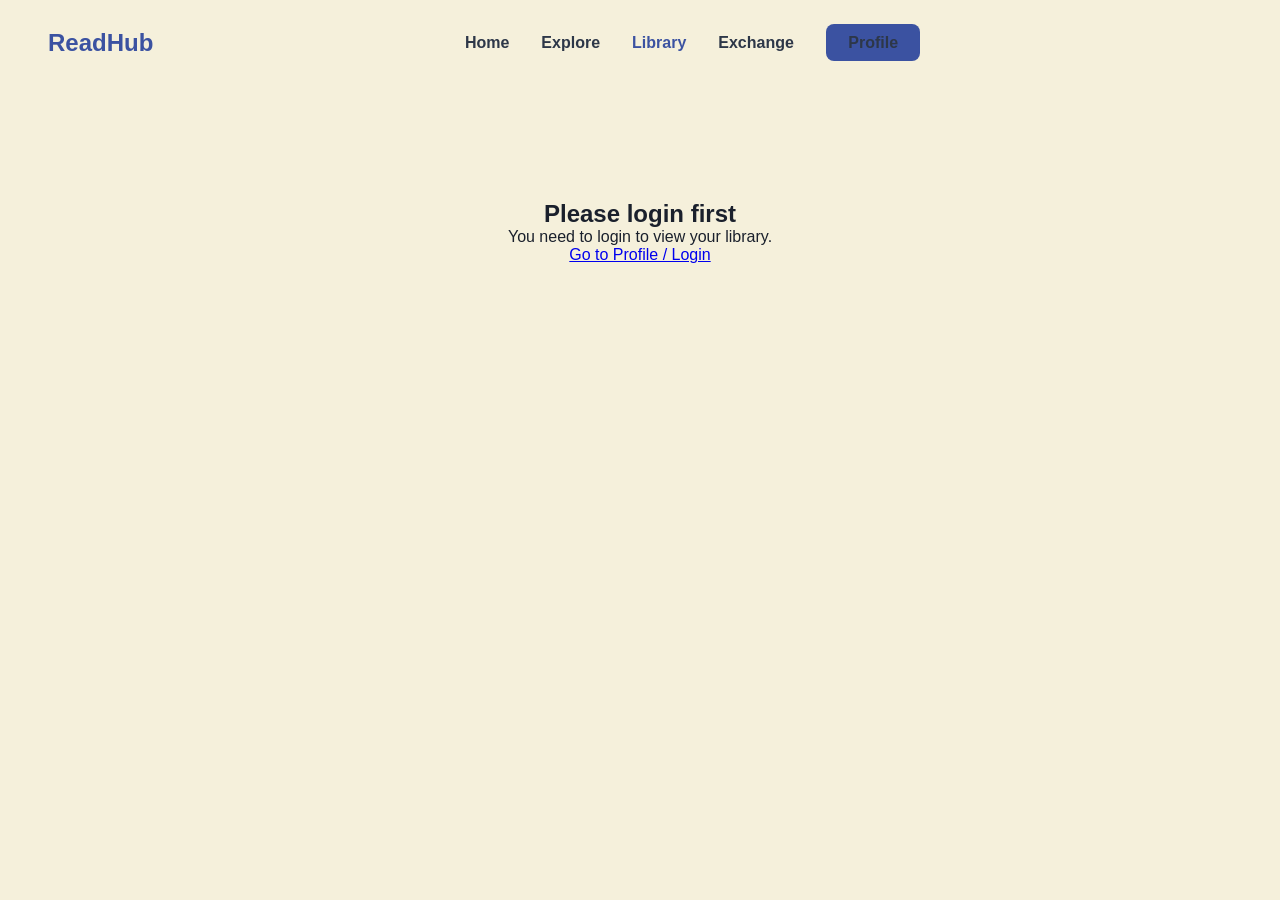
<file: library.html>
<!DOCTYPE html>
<html lang="en">

<head>
    <meta charset="UTF-8">
    <meta name="viewport" content="width=device-width, initial-scale=1.0">

    <title>ReadHub — Library</title>

    <link
        rel="stylesheet"
        href="static/css/style.css"
        >

    <style>
        /* =========================
           READHUB LIBRARY
           ========================= */

        .library-page {
            max-width: 1180px;
            margin: 0 auto;
            padding: 55px 32px 90px;
        }

        /* =========================
           LIBRARY INTRO
           ========================= */

        .library-intro {
            display: flex;
            justify-content: space-between;
            align-items: flex-end;
            gap: 30px;
            margin-bottom: 48px;
        }

        .library-intro-text {
            max-width: 650px;
        }

        .library-eyebrow {
            margin-bottom: 12px;

            color: #71806f;

            font-size: 0.78rem;
            font-weight: 700;
            letter-spacing: 2px;
            text-transform: uppercase;
        }

        .library-intro h1 {
            margin: 0 0 12px;

            color: #26352b;

            font-family: Georgia, "Times New Roman", serif;
            font-size: clamp(2.4rem, 5vw, 4rem);
            font-weight: 500;
            line-height: 1;
            letter-spacing: -1.5px;
        }

        .library-intro p {
            max-width: 580px;
            margin: 0;

            color: #687067;

            font-size: 1rem;
            line-height: 1.7;
        }

        .library-count {
            padding: 14px 20px;

            border: 1px solid #dfe4dc;
            border-radius: 999px;

            background: #f7f8f5;
            color: #4f5e51;

            font-size: 0.9rem;
            white-space: nowrap;
        }

        /* =========================
           SHELVES
           ========================= */

        .shelf-section {
            margin-bottom: 52px;
        }

        .shelf-heading {
            display: flex;
            align-items: baseline;
            justify-content: space-between;

            gap: 20px;

            margin-bottom: 20px;
            padding-bottom: 12px;

            border-bottom: 1px solid #e2e5df;
        }

        .shelf-heading h2 {
            margin: 0;

            color: #2d3a30;

            font-family: Georgia, "Times New Roman", serif;
            font-size: 1.55rem;
            font-weight: 500;
        }

        .shelf-heading span {
            color: #899189;
            font-size: 0.8rem;
        }

        /* =========================
           BOOK GRID
           ========================= */

        .fancy-shelf-grid {
            display: grid;

            grid-template-columns:
                repeat(
                    2,
                    minmax(0, 1fr)
                );

            gap: 18px;
        }

        /* =========================
           BOOK CARD
           ========================= */

        .artsy-book-card {
            position: relative;

            display: flex;

            gap: 18px;

            min-height: 150px;
            padding: 18px;

            background: #fff;

            border: 1px solid #e4e7e1;
            border-radius: 14px;

            box-shadow:
                0 5px 20px rgba(44, 55, 45, 0.045);

            transition:
                transform 0.2s ease,
                box-shadow 0.2s ease,
                border-color 0.2s ease;
        }

        .artsy-book-card:hover {
            transform: translateY(-3px);

            border-color: #cfd8cd;

            box-shadow:
                0 12px 28px rgba(44, 55, 45, 0.08);
        }

        /* =========================
           BOOK COVER
           ========================= */

        .artsy-cover-wrapper {
            width: 88px;
            height: 120px;

            flex: 0 0 88px;

            overflow: hidden;

            border-radius: 7px;

            background: #eeeae0;

            box-shadow:
                0 3px 10px rgba(0, 0, 0, 0.08);
        }

        .artsy-cover-wrapper img {
            display: block;

            width: 100%;
            height: 100%;

            object-fit: cover;
        }

        /* =========================
           BOOK DETAILS
           ========================= */

        .artsy-details {
            min-width: 0;

            flex: 1;

            display: flex;
            flex-direction: column;
            justify-content: center;
        }

        .artsy-details h3 {
            margin: 0 0 5px;

            color: #29362d;

            font-family: Georgia, "Times New Roman", serif;
            font-size: 1.12rem;
            font-weight: 600;
            line-height: 1.25;
        }

        .artsy-details .author {
            margin: 0 0 15px;

            color: #7b837c;

            font-size: 0.82rem;
        }

        /* =========================
           READING PROGRESS
           ========================= */

        .progress-container {
            width: 100%;
            height: 5px;

            margin-bottom: 7px;

            overflow: hidden;

            background: #e9ede8;

            border-radius: 999px;
        }

        .progress-bar {
            height: 100%;

            background: #627563;

            border-radius: 999px;
        }

        .progress-text {
            color: #747d75;
            font-size: 0.73rem;
        }

        /* =========================
           BADGES
           ========================= */

        .badge {
            width: fit-content;

            padding: 5px 10px;

            border-radius: 999px;

            font-size: 0.7rem;
            font-weight: 600;
            letter-spacing: 0.2px;
        }

        .completed-badge {
            background: #e8eee8;
            color: #526553;
        }

        .wishlist-badge {
            background: #f1eee5;
            color: #8a7652;
        }

        /* =========================
           EMPTY STATES
           ========================= */

        .fancy-shelf-grid:empty::after {
            content:
                "Nothing here yet — discover a new book in Explore.";

            display: block;

            grid-column: 1 / -1;

            padding: 30px;

            border: 1px dashed #d9ded8;
            border-radius: 12px;

            background: #fafbf9;

            color: #8a928b;

            text-align: center;

            font-size: 0.9rem;
        }

        /* =========================
           TABLET
           ========================= */

        @media (max-width: 800px) {

            .library-page {
                padding: 38px 20px 70px;
            }

            .library-intro {
                display: block;
            }

            .library-count {
                display: inline-block;
                margin-top: 20px;
            }

            .fancy-shelf-grid {
                grid-template-columns: 1fr;
            }
        }

        /* =========================
           MOBILE
           ========================= */

        @media (max-width: 600px) {

            .artsy-book-card {
                padding: 14px;
            }

            .artsy-cover-wrapper {
                width: 76px;
                height: 105px;

                flex-basis: 76px;
            }
        }
    </style>

</head>


<body>

    <!-- =========================
         NAVIGATION
         ========================= -->

    <header>

        <nav>

            <div class="logo">
                ReadHub
            </div>

            <div class="nav-links">

                <a href="index.html">
    Home
</a>

<a href="explore.html">
    Explore
</a>

<a
    href="library.html"
    class="active"
>
    Library
</a>

<a href="exchange.html">
    Exchange
</a>

<a
    href="profile.html"
    class="profile-btn"
>
    Profile
</a>

        </nav>

    </header>


    <!-- =========================
         MAIN LIBRARY
         ========================= -->

    <main class="library-page">


        <!-- =========================
             INTRO
             ========================= -->

        <section class="library-intro">

            <div class="library-intro-text">

                <div class="library-eyebrow">
                    Your collection
                </div>

                <h1>
                    My Library
                </h1>

                <p>
                    Keep track of the stories you're reading,
                    the books waiting on your shelf, and the ones
                    you've already finished.
                </p>

            </div>


            <div class="library-count">
                Your reading space
            </div>

        </section>


        <!-- =========================
             CURRENTLY READING
             ========================= -->

        <section class="shelf-section">

            <div class="shelf-heading">

                <h2>
                    Currently Reading
                </h2>

                <span>
                    In progress
                </span>

            </div>

            <div
                id="current-reading-grid"
                class="fancy-shelf-grid"
            >
            </div>

        </section>


        <!-- =========================
             WANT TO READ
             ========================= -->

        <section class="shelf-section">

            <div class="shelf-heading">

                <h2>
                    Want to Read
                </h2>

                <span>
                    Saved for later
                </span>

            </div>

            <div
                id="wishlist-grid"
                class="fancy-shelf-grid"
            >
            </div>

        </section>


        <!-- =========================
             COMPLETED
             ========================= -->

        <section class="shelf-section">

            <div class="shelf-heading">

                <h2>
                    Completed
                </h2>

                <span>
                    Finished stories
                </span>

            </div>

            <div
                id="completed-grid"
                class="fancy-shelf-grid"
            >
            </div>

        </section>


    </main>


    <!-- =========================
         JAVASCRIPT
         ========================= -->

    <script
        src="static/js/library.js"
    ></script>

</body>

</html>
</file>
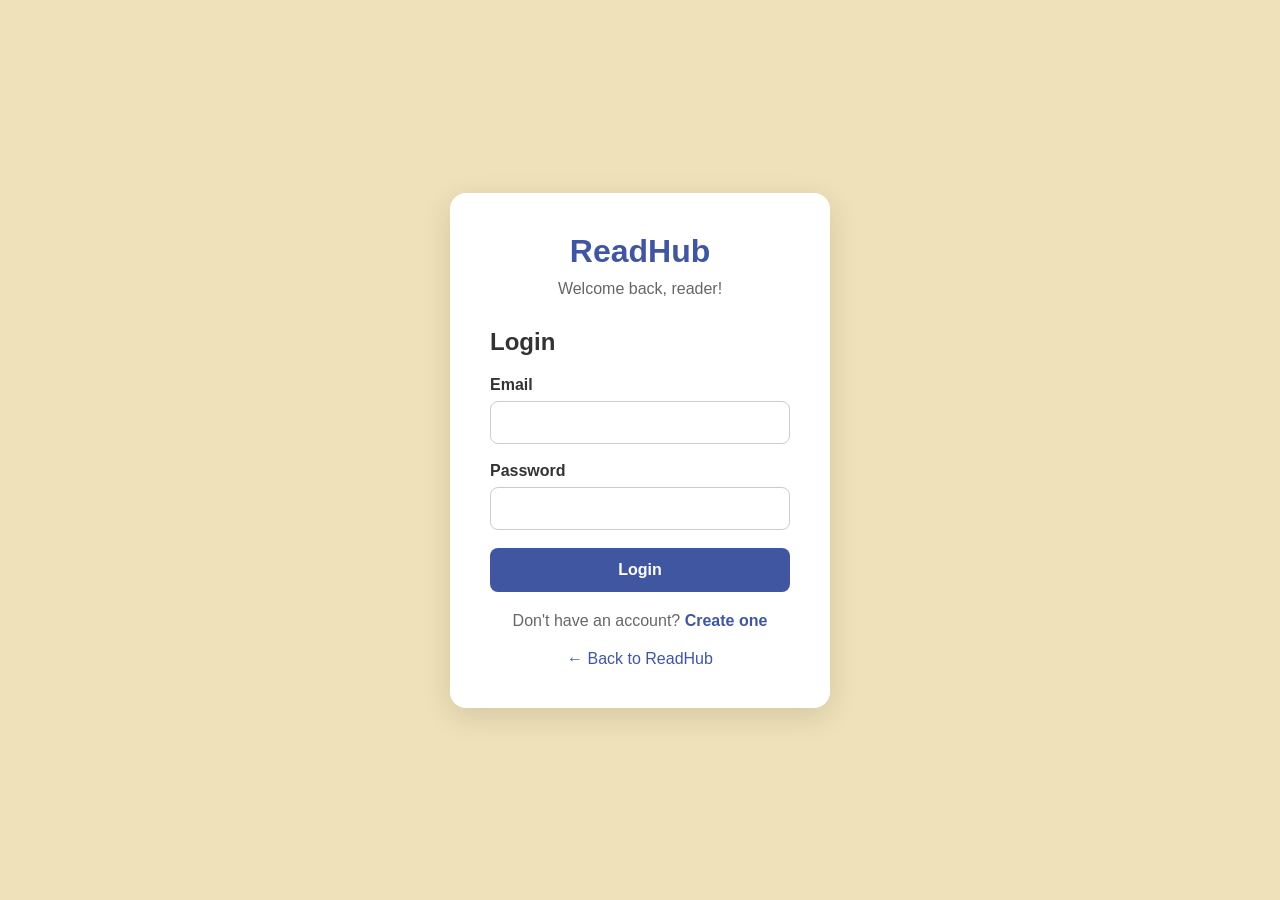
<file: login.html>
<!DOCTYPE html>
<html lang="en">

<head>
    <meta charset="UTF-8">
    <meta name="viewport" content="width=device-width, initial-scale=1.0">

    <title>Login - ReadHub</title>

    <style>
        * {
            box-sizing: border-box;
            margin: 0;
            padding: 0;
        }

        body {
            font-family: Arial, sans-serif;
            background: #EFE2BA;
            min-height: 100vh;
            display: flex;
            align-items: center;
            justify-content: center;
        }

        .auth-container {
            width: 100%;
            max-width: 420px;
            padding: 20px;
        }

        .auth-card {
            background: white;
            padding: 40px;
            border-radius: 16px;
            box-shadow: 0 8px 30px rgba(0, 0, 0, 0.12);
        }

        .logo {
            text-align: center;
            font-size: 32px;
            font-weight: bold;
            color: #4056A1;
            margin-bottom: 10px;
        }

        .subtitle {
            text-align: center;
            color: #666;
            margin-bottom: 30px;
        }

        h2 {
            color: #333;
            margin-bottom: 20px;
        }

        .form-group {
            margin-bottom: 18px;
        }

        label {
            display: block;
            margin-bottom: 7px;
            font-weight: 600;
            color: #333;
        }

        input {
            width: 100%;
            padding: 12px;
            border: 1px solid #ccc;
            border-radius: 8px;
            font-size: 15px;
        }

        input:focus {
            outline: none;
            border-color: #4056A1;
        }

        button {
            width: 100%;
            padding: 13px;
            border: none;
            border-radius: 8px;
            background: #4056A1;
            color: white;
            font-size: 16px;
            font-weight: bold;
            cursor: pointer;
        }

        button:hover {
            opacity: 0.9;
        }

        .message {
            margin-top: 15px;
            text-align: center;
            font-size: 14px;
        }

        .switch {
            text-align: center;
            margin-top: 20px;
            color: #666;
        }

        .switch a {
            color: #4056A1;
            font-weight: bold;
            cursor: pointer;
            text-decoration: none;
        }

        .back {
            display: block;
            text-align: center;
            margin-top: 20px;
            color: #4056A1;
            text-decoration: none;
        }

        #signupForm {
            display: none;
        }
    </style>
</head>

<body>

    <div class="auth-container">

        <div class="auth-card">

            <div class="logo">ReadHub</div>

            <!-- ========================= -->
            <!-- LOGIN -->
            <!-- ========================= -->

            <div id="loginForm">

                <p class="subtitle">
                    Welcome back, reader!
                </p>

                <h2>Login</h2>

                <form onsubmit="loginUser(event)">

                    <div class="form-group">
                        <label for="loginEmail">
                            Email
                        </label>

                        <input
                            type="email"
                            id="loginEmail"
                            required
                        >
                    </div>

                    <div class="form-group">
                        <label for="loginPassword">
                            Password
                        </label>

                        <input
                            type="password"
                            id="loginPassword"
                            required
                        >
                    </div>

                    <button type="submit">
                        Login
                    </button>

                </form>

                <div
                    id="loginMessage"
                    class="message">
                </div>

                <div class="switch">
                    Don't have an account?
                    <a onclick="showSignup()">
                        Create one
                    </a>
                </div>

            </div>


            <!-- ========================= -->
            <!-- SIGN UP -->
            <!-- ========================= -->

            <div id="signupForm">

                <p class="subtitle">
                    Create your ReadHub account
                </p>

                <h2>Sign Up</h2>

                <form onsubmit="signupUser(event)">

                    <div class="form-group">
                        <label for="signupName">
                            Name
                        </label>

                        <input
                            type="text"
                            id="signupName"
                            required
                        >
                    </div>

                    <div class="form-group">
                        <label for="signupEmail">
                            Email
                        </label>

                        <input
                            type="email"
                            id="signupEmail"
                            required
                        >
                    </div>

                    <div class="form-group">
                        <label for="signupPassword">
                            Password
                        </label>

                        <input
                            type="password"
                            id="signupPassword"
                            minlength="6"
                            required
                        >
                    </div>

                    <div class="form-group">
                        <label for="signupConfirmPassword">
                            Confirm Password
                        </label>

                        <input
                            type="password"
                            id="signupConfirmPassword"
                            minlength="6"
                            required
                        >
                    </div>

                    <button type="submit">
                        Create Account
                    </button>

                </form>

                <div
                    id="signupMessage"
                    class="message">
                </div>

                <div class="switch">
                    Already have an account?
                    <a onclick="showLogin()">
                        Login
                    </a>
                </div>

            </div>

            <a
                href="index.html"
                class="back">
                ← Back to ReadHub
            </a>

        </div>

    </div>


    <script>

        // =========================================
        // SHOW LOGIN
        // =========================================

        function showLogin() {

            document.getElementById(
                "loginForm"
            ).style.display = "block";

            document.getElementById(
                "signupForm"
            ).style.display = "none";
        }


        // =========================================
        // SHOW SIGNUP
        // =========================================

        function showSignup() {

            document.getElementById(
                "loginForm"
            ).style.display = "none";

            document.getElementById(
                "signupForm"
            ).style.display = "block";
        }


        // =========================================
        // SIGNUP
        // =========================================

        async function signupUser(event) {

            event.preventDefault();

            const name =
                document.getElementById(
                    "signupName"
                ).value.trim();

            const email =
                document.getElementById(
                    "signupEmail"
                ).value.trim();

            const password =
                document.getElementById(
                    "signupPassword"
                ).value;

            const confirmPassword =
                document.getElementById(
                    "signupConfirmPassword"
                ).value;

            const message =
                document.getElementById(
                    "signupMessage"
                );

            if (password !== confirmPassword) {

                message.style.color = "red";

                message.textContent =
                    "Passwords do not match.";

                return;
            }

            try {

                const response =
                    await fetch("http://127.0.0.1:5001/api/signup",
                    {
                            method: "POST",

                            headers: {
                                "Content-Type":
                                    "application/json"
                            },

                            body: JSON.stringify({
                                name: name,
                                email: email,
                                password: password,
                                confirm_password:
                                    confirmPassword
                            })
                        }
                    );

                const data =
                    await response.json();

                if (!response.ok) {

                    message.style.color = "red";

                    message.textContent =
                        data.message ||
                        "Signup failed.";

                    return;
                }

                // Save real authentication token
                localStorage.setItem(
                    "readhub_token",
                    data.token
                );

                localStorage.setItem(
                    "readhub_user_id",
                    data.user.id
                );

                localStorage.setItem(
                    "readhub_user",
                    JSON.stringify(
                        data.user
                    )
                );

                message.style.color = "green";

                message.textContent =
                    "Account created!";

                // Go to homepage
                setTimeout(
                    function () {
                        window.location.href = "/readhub/index.html";
                    },
                    700
                );

            } catch (error) {

                console.error(error);

                message.style.color = "red";

                message.textContent =
                    "Could not connect to the server.";
            }
        }


        // =========================================
        // LOGIN
        // =========================================

        async function loginUser(event) {

            event.preventDefault();

            const email =
                document.getElementById(
                    "loginEmail"
                ).value.trim();

            const password =
                document.getElementById(
                    "loginPassword"
                ).value;

            const message =
                document.getElementById(
                    "loginMessage"
                );

            try {

                const response =
                    await fetch("http://127.0.0.1:5001/api/login",
                        {
                            method: "POST",

                            headers: {
                                "Content-Type":
                                    "application/json"
                            },

                            body: JSON.stringify({
                                email: email,
                                password: password
                            })
                        }
                    );

                const data =
                    await response.json();

                if (!response.ok) {

                    message.style.color = "red";

                    message.textContent =
                        data.message ||
                        "Login failed.";

                    return;
                }

                // Save REAL token
                localStorage.setItem(
                    "readhub_token",
                    data.token
                );

                localStorage.setItem(
                    "readhub_user_id",
                    data.user.id
                );

                localStorage.setItem(
                    "readhub_user",
                    JSON.stringify(
                        data.user
                    )
                );

                message.style.color = "green";

                message.textContent =
                    "Login successful!";

                setTimeout(
                    function () {
                        window.location.href = "index.html";
                    },
                    500
                );

            } catch (error) {

                console.error(error);

                message.style.color = "red";

                message.textContent =
                    "Could not connect to the server.";
            }
        }

    </script>

</body>

</html>
</file>
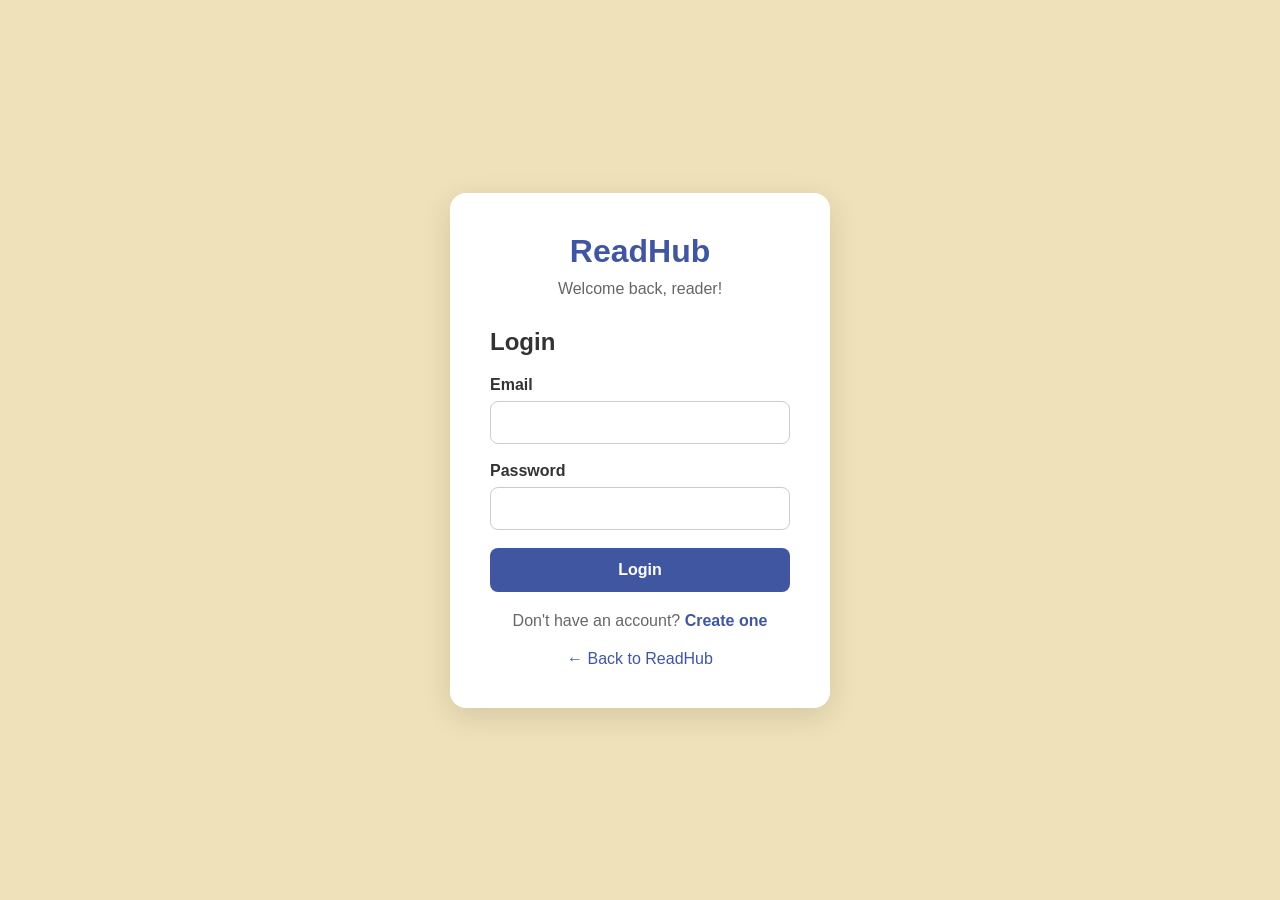
<file: profile.html>
<!DOCTYPE html>

<html lang="en">

<head>
    <meta charset="UTF-8">
    <meta name="viewport" content="width=device-width, initial-scale=1.0">

```
<title>ReadHub - Profile</title>

<link rel="stylesheet" href="static/css/style.css">

<style>
    .profile-container {
        max-width: 1000px;
        margin: 30px auto;
        padding: 0 20px 50px;
    }

    .profile-card {
        background: #ffffff;
        border-radius: 14px;
        padding: 35px;
        box-shadow: 0 4px 12px rgba(0, 0, 0, 0.05);
        margin-bottom: 25px;
    }

    .profile-header {
        display: flex;
        align-items: center;
        gap: 25px;
    }

    .profile-avatar {
        width: 105px;
        height: 105px;
        border-radius: 50%;
        background: #c0cbe3;
        border: 4px solid #3b52a1;
        display: flex;
        align-items: center;
        justify-content: center;
        color: #3b52a1;
        font-size: 40px;
        font-weight: 800;
        flex-shrink: 0;
    }

    .profile-info {
        flex: 1;
    }

    .profile-name {
        color: #3b52a1;
        font-size: 2rem;
        margin-bottom: 5px;
    }

    .profile-email {
        color: #718096;
        font-size: 0.95rem;
        margin-bottom: 10px;
    }

    .profile-id {
        display: inline-block;
        background: #f5f0db;
        color: #526553;
        padding: 6px 10px;
        border-radius: 6px;
        font-size: 0.8rem;
        font-weight: 600;
    }

    .logout-btn {
        background: #e5533d;
        color: white;
        border: none;
        padding: 10px 18px;
        border-radius: 8px;
        font-weight: 600;
        cursor: pointer;
    }

    .logout-btn:hover {
        opacity: 0.9;
    }

    .profile-stats {
        display: grid;
        grid-template-columns: repeat(3, 1fr);
        gap: 15px;
        margin-bottom: 25px;
    }

    .stat-card {
        background: #ffffff;
        border-radius: 12px;
        padding: 25px;
        text-align: center;
        box-shadow: 0 4px 12px rgba(0, 0, 0, 0.05);
    }

    .stat-card:nth-child(1) {
        background: #f5f0db;
    }

    .stat-card:nth-child(2) {
        background: #c0cbe3;
    }

    .stat-card:nth-child(3) {
        background: #f7d9d2;
    }

    .stat-number {
        color: #3b52a1;
        font-size: 2rem;
        font-weight: 800;
        margin-bottom: 5px;
    }

    .stat-label {
        color: #4a5568;
        font-size: 0.9rem;
        font-weight: 600;
    }

    .profile-section {
        background: #ffffff;
        border-radius: 12px;
        padding: 25px;
        margin-bottom: 25px;
        box-shadow: 0 4px 12px rgba(0, 0, 0, 0.05);
    }

    .section-title {
        color: #3b52a1;
        font-size: 1.3rem;
        margin-bottom: 20px;
    }

    .account-grid {
        display: grid;
        grid-template-columns: repeat(2, 1fr);
        gap: 15px;
    }

    .account-item {
        background: #f7fafc;
        border-left: 4px solid #d69e2e;
        border-radius: 8px;
        padding: 15px;
    }

    .account-label {
        color: #718096;
        font-size: 0.8rem;
        margin-bottom: 5px;
    }

    .account-value {
        color: #2d3748;
        font-size: 0.95rem;
        font-weight: 600;
    }

    .library-link {
        display: inline-block;
        background: #3b52a1;
        color: white;
        text-decoration: none;
        padding: 11px 20px;
        border-radius: 8px;
        font-weight: 600;
        margin-top: 10px;
    }

    .library-link:hover {
        opacity: 0.9;
    }

    .error-message {
        color: #e5533d;
        margin-top: 10px;
        font-size: 0.9rem;
    }

    @media (max-width: 700px) {
        .profile-header {
            flex-direction: column;
            text-align: center;
        }

        .profile-stats {
            grid-template-columns: 1fr;
        }

        .account-grid {
            grid-template-columns: 1fr;
        }
    }
</style>
```

</head>

<body>

```
<!-- NAVIGATION -->
<header>
    <nav>
        <div class="logo">ReadHub</div>

        <div class="nav-links">
            <a href="index.html">Home</a>
            <a href="explore.html">Explore</a>
            <a href="library.html">Library</a>
            <a href="exchange.html">Exchange</a>
            <a href="profile.html" class="active">Profile</a>
        </div>
    </nav>
</header>


<main class="profile-container">

    <!-- PROFILE HEADER -->
    <section class="profile-card">

        <div class="profile-header">

            <div class="profile-avatar" id="profileAvatar">
                A
            </div>

            <div class="profile-info">

                <h1 class="profile-name" id="profileName">
                    Loading...
                </h1>

                <p class="profile-email" id="profileEmail">
                    Loading...
                </p>

                <span class="profile-id" id="profileId">
                    User ID
                </span>

            </div>

            <button class="logout-btn" onclick="logoutUser()">
                Logout
            </button>

        </div>

    </section>


    <!-- STATISTICS -->
    <section class="profile-stats">

        <div class="stat-card">
            <div class="stat-number" id="wishlistCount">0</div>
            <div class="stat-label">Wishlist</div>
        </div>

        <div class="stat-card">
            <div class="stat-number" id="readingCount">0</div>
            <div class="stat-label">Currently Reading</div>
        </div>

        <div class="stat-card">
            <div class="stat-number" id="completedCount">0</div>
            <div class="stat-label">Completed</div>
        </div>

    </section>


    <!-- ACCOUNT INFORMATION -->
    <section class="profile-section">

        <h2 class="section-title">
            Account Information
        </h2>

        <div class="account-grid">

            <div class="account-item">
                <div class="account-label">
                    Name
                </div>

                <div class="account-value" id="accountName">
                    Loading...
                </div>
            </div>


            <div class="account-item">
                <div class="account-label">
                    Email
                </div>

                <div class="account-value" id="accountEmail">
                    Loading...
                </div>
            </div>


            <div class="account-item">
                <div class="account-label">
                    User ID
                </div>

                <div class="account-value" id="accountId">
                    Loading...
                </div>
            </div>


            <div class="account-item">
                <div class="account-label">
                    Account Status
                </div>

                <div class="account-value">
                    Active
                </div>
            </div>

        </div>

    </section>


    <!-- LIBRARY -->
    <section class="profile-section">

        <h2 class="section-title">
            Your Reading Library
        </h2>

        <p class="library-message">
            Your wishlist, current reading books, completed books,
            and reading progress are stored in your personal library.
        </p>

        <a href="library.html" class="library-link">
            Go to My Library
        </a>

    </section>

</main>


<script>

    const API_URL = "http://127.0.0.1:5001";

    async function loadProfile() {

        const token = localStorage.getItem("readhub_token");

        // No login token
        if (!token) {
            window.location.href = "login.html";
            return;
        }

        try {

            // =========================
            // GET USER INFORMATION
            // =========================

            const userResponse = await fetch(
                `${API_URL}/api/me`,
                {
                    method: "GET",
                    headers: {
                        "Authorization": `Bearer ${token}`
                    }
                }
            );

            if (!userResponse.ok) {

                console.error(
                    "User request failed:",
                    userResponse.status
                );

                localStorage.removeItem("readhub_token");
                localStorage.removeItem("readhub_user");
                localStorage.removeItem("readhub_user_id");

                window.location.href = "login.html";

                return;
            }


            const userData = await userResponse.json();

            console.log("Profile user:", userData);


            const user = userData.user;


            if (!user) {
                throw new Error("User information was not returned.");
            }


            // =========================
            // DISPLAY USER INFORMATION
            // =========================

            document.getElementById("profileName").textContent =
                user.name || "User";

            document.getElementById("profileEmail").textContent =
                user.email || "";

            document.getElementById("profileId").textContent =
                `User ID: ${user.id}`;

            document.getElementById("profileAvatar").textContent =
                (user.name || "U").charAt(0).toUpperCase();

            document.getElementById("accountName").textContent =
                user.name || "Unknown";

            document.getElementById("accountEmail").textContent =
                user.email || "Unknown";

            document.getElementById("accountId").textContent =
                user.id || "Unknown";


            // =========================
            // GET USER'S LIBRARY
            // =========================

            const libraryResponse = await fetch(
                `${API_URL}/api/library`,
                {
                    method: "GET",
                    headers: {
                        "Authorization": `Bearer ${token}`
                    }
                }
            );


            if (!libraryResponse.ok) {

                console.error(
                    "Library request failed:",
                    libraryResponse.status
                );

                return;
            }


            const libraryData = await libraryResponse.json();

            console.log("Profile library:", libraryData);


            // Backend currently returns an array.
            // This also supports { books: [...] } just in case.
            const books = Array.isArray(libraryData)
                ? libraryData
                : (libraryData.books || []);


            // =========================
            // COUNT LIBRARY BOOKS
            // =========================

            const wishlist = books.filter(
                book => book.status === "wishlist"
            ).length;


            const reading = books.filter(
                book => book.status === "current"
            ).length;


            const completed = books.filter(
                book => book.status === "completed"
            ).length;


            // =========================
            // UPDATE STATISTICS
            // =========================

            document.getElementById("wishlistCount").textContent =
                wishlist;

            document.getElementById("readingCount").textContent =
                reading;

            document.getElementById("completedCount").textContent =
                completed;


        } catch (error) {

            console.error("Profile error:", error);

        }

    }


    // =========================
    // LOGOUT
    // =========================

    async function logoutUser() {

        const token = localStorage.getItem("readhub_token");

        try {

            if (token) {

                await fetch(
                    `${API_URL}/api/logout`,
                    {
                        method: "POST",
                        headers: {
                            "Authorization": `Bearer ${token}`
                        }
                    }
                );

            }

        } catch (error) {

            console.error("Logout error:", error);

        }


        localStorage.removeItem("readhub_token");
        localStorage.removeItem("readhub_user");
        localStorage.removeItem("readhub_user_id");


        window.location.href = "login.html";

    }


    // =========================
    // START PROFILE
    // =========================

    loadProfile();

</script>
```

</body>

</html>
</file>
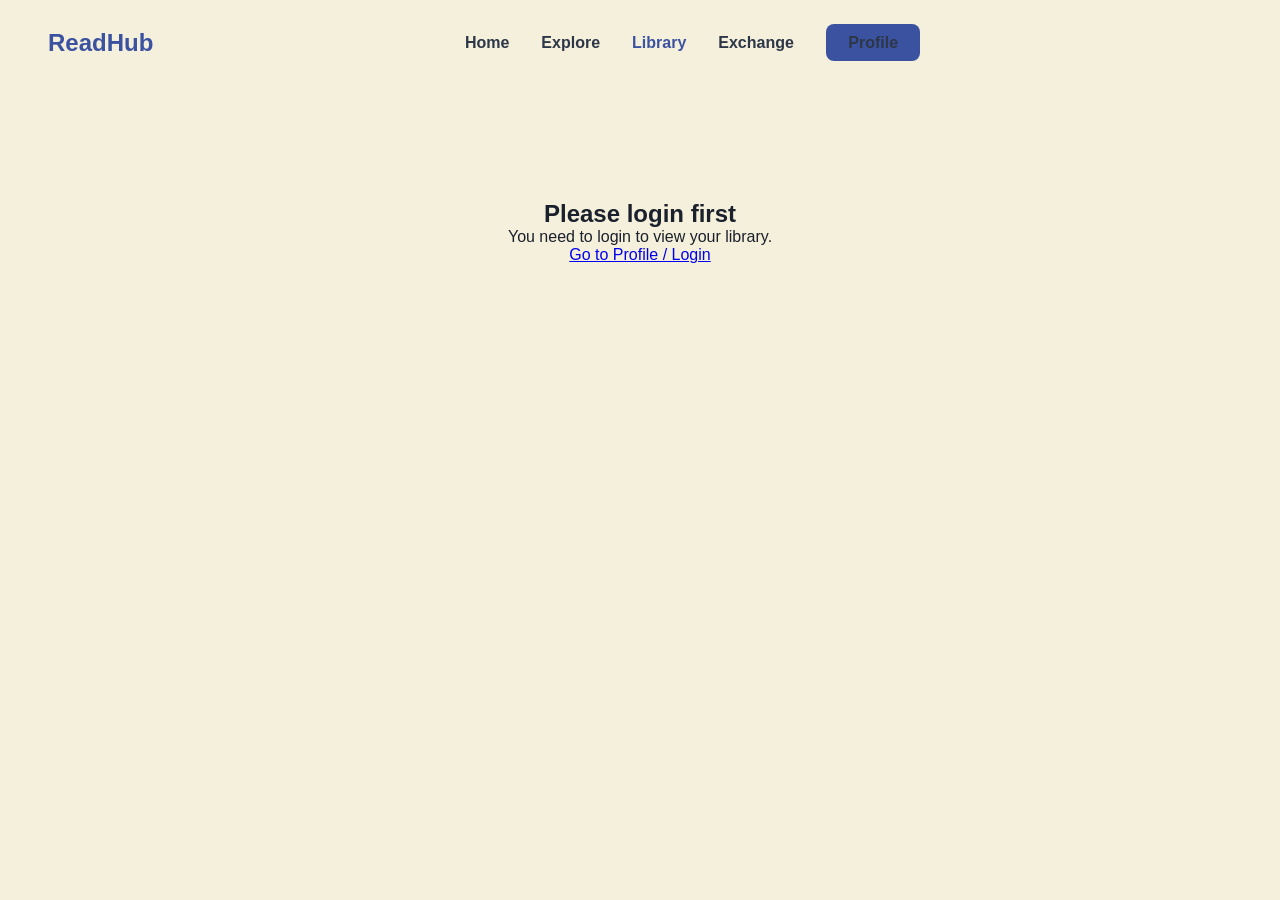
<file: html/library.html>
<!DOCTYPE html>
<html lang="en">

<head>
    <meta charset="UTF-8">
    <meta name="viewport" content="width=device-width, initial-scale=1.0">

    <title>ReadHub — Library</title>

    <link
        rel="stylesheet"
        href="../static/css/style.css"
        >

    <style>
        /* =========================
           READHUB LIBRARY
           ========================= */

        .library-page {
            max-width: 1180px;
            margin: 0 auto;
            padding: 55px 32px 90px;
        }

        /* =========================
           LIBRARY INTRO
           ========================= */

        .library-intro {
            display: flex;
            justify-content: space-between;
            align-items: flex-end;
            gap: 30px;
            margin-bottom: 48px;
        }

        .library-intro-text {
            max-width: 650px;
        }

        .library-eyebrow {
            margin-bottom: 12px;

            color: #71806f;

            font-size: 0.78rem;
            font-weight: 700;
            letter-spacing: 2px;
            text-transform: uppercase;
        }

        .library-intro h1 {
            margin: 0 0 12px;

            color: #26352b;

            font-family: Georgia, "Times New Roman", serif;
            font-size: clamp(2.4rem, 5vw, 4rem);
            font-weight: 500;
            line-height: 1;
            letter-spacing: -1.5px;
        }

        .library-intro p {
            max-width: 580px;
            margin: 0;

            color: #687067;

            font-size: 1rem;
            line-height: 1.7;
        }

        .library-count {
            padding: 14px 20px;

            border: 1px solid #dfe4dc;
            border-radius: 999px;

            background: #f7f8f5;
            color: #4f5e51;

            font-size: 0.9rem;
            white-space: nowrap;
        }

        /* =========================
           SHELVES
           ========================= */

        .shelf-section {
            margin-bottom: 52px;
        }

        .shelf-heading {
            display: flex;
            align-items: baseline;
            justify-content: space-between;

            gap: 20px;

            margin-bottom: 20px;
            padding-bottom: 12px;

            border-bottom: 1px solid #e2e5df;
        }

        .shelf-heading h2 {
            margin: 0;

            color: #2d3a30;

            font-family: Georgia, "Times New Roman", serif;
            font-size: 1.55rem;
            font-weight: 500;
        }

        .shelf-heading span {
            color: #899189;
            font-size: 0.8rem;
        }

        /* =========================
           BOOK GRID
           ========================= */

        .fancy-shelf-grid {
            display: grid;

            grid-template-columns:
                repeat(
                    2,
                    minmax(0, 1fr)
                );

            gap: 18px;
        }

        /* =========================
           BOOK CARD
           ========================= */

        .artsy-book-card {
            position: relative;

            display: flex;

            gap: 18px;

            min-height: 150px;
            padding: 18px;

            background: #fff;

            border: 1px solid #e4e7e1;
            border-radius: 14px;

            box-shadow:
                0 5px 20px rgba(44, 55, 45, 0.045);

            transition:
                transform 0.2s ease,
                box-shadow 0.2s ease,
                border-color 0.2s ease;
        }

        .artsy-book-card:hover {
            transform: translateY(-3px);

            border-color: #cfd8cd;

            box-shadow:
                0 12px 28px rgba(44, 55, 45, 0.08);
        }

        /* =========================
           BOOK COVER
           ========================= */

        .artsy-cover-wrapper {
            width: 88px;
            height: 120px;

            flex: 0 0 88px;

            overflow: hidden;

            border-radius: 7px;

            background: #eeeae0;

            box-shadow:
                0 3px 10px rgba(0, 0, 0, 0.08);
        }

        .artsy-cover-wrapper img {
            display: block;

            width: 100%;
            height: 100%;

            object-fit: cover;
        }

        /* =========================
           BOOK DETAILS
           ========================= */

        .artsy-details {
            min-width: 0;

            flex: 1;

            display: flex;
            flex-direction: column;
            justify-content: center;
        }

        .artsy-details h3 {
            margin: 0 0 5px;

            color: #29362d;

            font-family: Georgia, "Times New Roman", serif;
            font-size: 1.12rem;
            font-weight: 600;
            line-height: 1.25;
        }

        .artsy-details .author {
            margin: 0 0 15px;

            color: #7b837c;

            font-size: 0.82rem;
        }

        /* =========================
           READING PROGRESS
           ========================= */

        .progress-container {
            width: 100%;
            height: 5px;

            margin-bottom: 7px;

            overflow: hidden;

            background: #e9ede8;

            border-radius: 999px;
        }

        .progress-bar {
            height: 100%;

            background: #627563;

            border-radius: 999px;
        }

        .progress-text {
            color: #747d75;
            font-size: 0.73rem;
        }

        /* =========================
           BADGES
           ========================= */

        .badge {
            width: fit-content;

            padding: 5px 10px;

            border-radius: 999px;

            font-size: 0.7rem;
            font-weight: 600;
            letter-spacing: 0.2px;
        }

        .completed-badge {
            background: #e8eee8;
            color: #526553;
        }

        .wishlist-badge {
            background: #f1eee5;
            color: #8a7652;
        }

        /* =========================
           EMPTY STATES
           ========================= */

        .fancy-shelf-grid:empty::after {
            content:
                "Nothing here yet — discover a new book in Explore.";

            display: block;

            grid-column: 1 / -1;

            padding: 30px;

            border: 1px dashed #d9ded8;
            border-radius: 12px;

            background: #fafbf9;

            color: #8a928b;

            text-align: center;

            font-size: 0.9rem;
        }

        /* =========================
           TABLET
           ========================= */

        @media (max-width: 800px) {

            .library-page {
                padding: 38px 20px 70px;
            }

            .library-intro {
                display: block;
            }

            .library-count {
                display: inline-block;
                margin-top: 20px;
            }

            .fancy-shelf-grid {
                grid-template-columns: 1fr;
            }
        }

        /* =========================
           MOBILE
           ========================= */

        @media (max-width: 600px) {

            .artsy-book-card {
                padding: 14px;
            }

            .artsy-cover-wrapper {
                width: 76px;
                height: 105px;

                flex-basis: 76px;
            }
        }
    </style>

</head>


<body>

    <!-- =========================
         NAVIGATION
         ========================= -->

    <header>

        <nav>

            <div class="logo">
                ReadHub
            </div>

            <div class="nav-links">

                <a href="index.html">
    Home
</a>

<a href="explore.html">
    Explore
</a>

<a
    href="library.html"
    class="active"
>
    Library
</a>

<a href="exchange.html">
    Exchange
</a>

<a
    href="profile.html"
    class="profile-btn"
>
    Profile
</a>

        </nav>

    </header>


    <!-- =========================
         MAIN LIBRARY
         ========================= -->

    <main class="library-page">


        <!-- =========================
             INTRO
             ========================= -->

        <section class="library-intro">

            <div class="library-intro-text">

                <div class="library-eyebrow">
                    Your collection
                </div>

                <h1>
                    My Library
                </h1>

                <p>
                    Keep track of the stories you're reading,
                    the books waiting on your shelf, and the ones
                    you've already finished.
                </p>

            </div>


            <div class="library-count">
                Your reading space
            </div>

        </section>


        <!-- =========================
             CURRENTLY READING
             ========================= -->

        <section class="shelf-section">

            <div class="shelf-heading">

                <h2>
                    Currently Reading
                </h2>

                <span>
                    In progress
                </span>

            </div>

            <div
                id="current-reading-grid"
                class="fancy-shelf-grid"
            >
            </div>

        </section>


        <!-- =========================
             WANT TO READ
             ========================= -->

        <section class="shelf-section">

            <div class="shelf-heading">

                <h2>
                    Want to Read
                </h2>

                <span>
                    Saved for later
                </span>

            </div>

            <div
                id="wishlist-grid"
                class="fancy-shelf-grid"
            >
            </div>

        </section>


        <!-- =========================
             COMPLETED
             ========================= -->

        <section class="shelf-section">

            <div class="shelf-heading">

                <h2>
                    Completed
                </h2>

                <span>
                    Finished stories
                </span>

            </div>

            <div
                id="completed-grid"
                class="fancy-shelf-grid"
            >
            </div>

        </section>


    </main>


    <!-- =========================
         JAVASCRIPT
         ========================= -->

    <script
        src="../static/js/library.js"
    ></script>

</body>

</html>
</file>
<file: static/css/style.css>
/* ==========================================================================
   1. GLOBAL RESET & BASE STYLES
   ========================================================================== */
* {
    margin: 0;
    padding: 0;
    box-sizing: border-box;
}

body {
    font-family: -apple-system, BlinkMacSystemFont, "Segoe UI", Roboto, Helvetica, Arial, sans-serif;
    background-color: #f5f0db; /* Warm beige background matching index.html */
    color: #1a202c;
    min-height: 100vh;
}

/* Page Specific Backgrounds */
body.explore-page {
    background-color: #c0cbe3; /* Soft slate/blue background matching explore.html */
}

/* ==========================================================================
   2. NAVIGATION BAR
   ========================================================================== */
header {
    background-color: transparent;
    padding: 1.5rem 3rem;
}

nav {
    display: flex;
    justify-content: space-between;
    align-items: center;
    max-width: 1200px;
    margin: 0 auto;
}

.logo {
    font-weight: 800;
    font-size: 1.5rem;
    color: #3b52a1;
}

.nav-links {
    display: flex;
    gap: 2rem;
}

.nav-links a {
    text-decoration: none;
    color: #2d3748;
    font-weight: 600;
    font-size: 1rem;
    transition: color 0.2s ease;
}

.nav-links a:hover,
.nav-links a.active {
    color: #3b52a1;
}

.profile-btn {
    background-color: #3b52a1;
    color: #ffffff;
    padding: 0.6rem 1.4rem;
    border-radius: 8px;
    text-decoration: none;
    font-weight: 600;
    border: none;
    cursor: pointer;
    transition: background-color 0.2s ease;
}

.profile-btn:hover {
    background-color: #2c3f80;
}

/* ==========================================================================
   3. HERO & HEADINGS
   ========================================================================== */
.hero,
.explore-hero {
    max-width: 1200px;
    margin: 0 auto;
    padding: 2rem 1.5rem;
}

.hero {
    display: flex;
    align-items: center;
    justify-content: space-between;
    gap: 2rem;
}

.hero-content {
    flex: 1;
}

.hero-art img {
    max-width: 450px;
    width: 100%;
    border-radius: 12px;
}

.hero-label,
.section-label,
.modal-label {
    color: #d96b43;
    font-size: 0.85rem;
    font-weight: 700;
    letter-spacing: 0.08em;
    text-transform: uppercase;
    margin-bottom: 0.5rem;
}

h1 {
    font-size: 3.5rem;
    color: #3b52a1;
    line-height: 1.1;
    margin-bottom: 1rem;
}

h1 span {
    display: block;
}

.hero-content p {
    font-size: 1.1rem;
    color: #4a5568;
    margin-bottom: 1.5rem;
    max-width: 450px;
}

/* Section Header Bar */
.section-header {
    max-width: 1200px;
    margin: 2rem auto 1rem auto;
    padding: 0 1.5rem;
    display: flex;
    justify-content: space-between;
    align-items: flex-end;
}

.section-header h2 {
    font-size: 2rem;
    color: #3b52a1;
}

.section-header a {
    color: #3b52a1;
    text-decoration: none;
    font-weight: 600;
}

/* ==========================================================================
   4. SEARCH INPUTS & FILTER BUTTONS
   ========================================================================== */
.search-container input,
#bookSearch {
    width: 100%;
    max-width: 500px;
    padding: 0.85rem 1.2rem;
    border-radius: 8px;
    border: 1.5px solid #3b52a1;
    font-size: 0.95rem;
    outline: none;
    background-color: #ffffff;
}

.genre-tags {
    display: flex;
    gap: 0.75rem;
    margin-top: 1.5rem;
    flex-wrap: wrap;
}

.tag-btn {
    background: transparent;
    border: 1px solid #718096;
    color: #2d3748;
    padding: 0.5rem 1.2rem;
    border-radius: 20px;
    font-weight: 600;
    cursor: pointer;
    transition: all 0.2s ease;
}

.tag-btn.active {
    background-color: #3b52a1;
    color: #ffffff;
    border-color: #3b52a1;
}

/* ==========================================================================
   5. BOOK GRID & CARDS
   ========================================================================== */
.books-section,
.explore-grid-section {
    padding-bottom: 3rem;
}

.book-grid {
    display: grid;
    grid-template-columns: repeat(auto-fill, minmax(220px, 1fr));
    gap: 1.5rem;
    max-width: 1200px;
    margin: 1.5rem auto;
    padding: 0 1.5rem;
}

.book-card {
    background: #ffffff;
    border-radius: 12px;
    padding: 1rem;
    box-shadow: 0 4px 12px rgba(0, 0, 0, 0.05);
    cursor: pointer;
    transition: transform 0.2s ease, box-shadow 0.2s ease;
    position: relative;
    overflow: hidden;
}

.book-card::before {
    content: '';
    position: absolute;
    top: 0;
    left: 0;
    width: 4px;
    height: 100%;
    background-color: #e5533d; /* Red/orange accent edge */
}

.book-card:hover {
    transform: translateY(-4px);
    box-shadow: 0 8px 20px rgba(0, 0, 0, 0.1);
}

.book-cover img {
    width: 100%;
    height: 260px;
    object-fit: cover;
    border-radius: 8px;
}

.book-card h3 {
    font-size: 1.05rem;
    margin: 0.75rem 0 0.25rem 0;
    color: #1a202c;
}

.book-card p {
    font-size: 0.85rem;
    color: #718096;
    margin: 0 0 0.5rem 0;
}

.rating {
    font-size: 0.85rem;
    color: #d69e2e;
    font-weight: 600;
}

/* ==========================================================================
   6. MODAL STYLES
   ========================================================================== */
.book-modal {
    display: none;
    position: fixed;
    top: 0;
    left: 0;
    width: 100%;
    height: 100%;
    background: rgba(0, 0, 0, 0.5);
    justify-content: center;
    align-items: center;
    z-index: 1000;
}

.book-modal-content {
    background: #ffffff;
    padding: 2rem;
    border-radius: 12px;
    max-width: 520px;
    width: 90%;
    position: relative;
    display: flex;
    gap: 1.5rem;
    box-shadow: 0 10px 25px rgba(0,0,0,0.2);
}

.book-modal-content img {
    width: 140px;
    height: 200px;
    object-fit: cover;
    border-radius: 6px;
}

.modal-info {
    display: flex;
    flex-direction: column;
    justify-content: space-between;
}

.modal-info h2 {
    color: #1a202c;
    font-size: 1.4rem;
    margin-bottom: 0.2rem;
}

.modal-info #modalAuthor {
    color: #718096;
    font-size: 0.9rem;
    margin-bottom: 0.5rem;
}

.modal-info #modalDescription {
    color: #4a5568;
    font-size: 0.88rem;
    line-height: 1.4;
    margin: 0.8rem 0;
}

.read-btn {
    background-color: #3b52a1;
    color: #ffffff;
    border: none;
    padding: 0.6rem 1rem;
    border-radius: 6px;
    font-weight: 600;
    cursor: pointer;
    align-self: flex-start;
}

.close-modal {
    position: absolute;
    top: 10px;
    right: 15px;
    background: none;
    border: none;
    font-size: 1.5rem;
    cursor: pointer;
    color: #718096;
}
/* =========================================
   LIBRARY PDF READER
   ========================================= */

.library-pdf-overlay {
    position: fixed;
    inset: 0;
    background: rgba(0, 0, 0, 0.85);
    z-index: 9999;

    display: flex;
    align-items: center;
    justify-content: center;

    padding: 20px;
}

.library-pdf-container {
    width: 95vw;
    height: 95vh;

    background: #ffffff;

    border-radius: 12px;
    overflow: hidden;

    display: flex;
    flex-direction: column;
}

.library-pdf-header {
    height: 55px;

    background: #2c3e35;
    color: white;

    display: flex;
    align-items: center;
    justify-content: space-between;

    padding: 0 18px;

    font-weight: 600;
}

.library-pdf-header button {
    border: none;
    background: transparent;
    color: white;

    cursor: pointer;

    padding: 8px 12px;
    margin-left: 6px;

    font-size: 14px;
}

.library-pdf-header button:hover {
    background: rgba(255, 255, 255, 0.15);
    border-radius: 6px;
}

.library-pdf-frame {
    flex: 1;

    width: 100%;
    height: 100%;

    border: none;
}

/* Fullscreen mode */

.library-pdf-container:fullscreen {
    width: 100vw;
    height: 100vh;

    border-radius: 0;
}
/* =========================
   LIBRARY ACTION BUTTONS
   ========================= */

.library-action-btn {
    border: none;
    padding: 7px 11px;
    border-radius: 7px;
    cursor: pointer;
    font-size: 0.72rem;
    font-weight: 600;
    transition: 0.2s ease;
}

.start-btn {
    background: #e8eee8;
    color: #526553;
}

.start-btn:hover {
    background: #dbe5db;
}

.complete-btn {
    background: #e8eee8;
    color: #526553;
}

.complete-btn:hover {
    background: #dbe5db;
}

.delete-btn {
    background: #f3e9e7;
    color: #8a625b;
}

.delete-btn:hover {
    background: #eadbd8;
}
.wishlist-btn {
    margin-top: 10px;
    width: 100%;
    padding: 12px 18px;
    border: 1px solid #627563;
    background: transparent;
    color: #627563;
    border-radius: 8px;
    cursor: pointer;
    font-size: 14px;
    font-weight: 600;
    transition: all 0.2s ease;
}

.wishlist-btn:hover {
    background: #627563;
    color: white;
}
/* ==========================================================================
   NAVIGATION FIX
   ========================================================================== */

header {
    width: 100%;
}

header nav {
    width: 100%;
    max-width: 1200px;
    margin-left: auto;
    margin-right: auto;
    display: flex;
    justify-content: space-between;
    align-items: center;
}

.nav-links {
    display: flex;
    align-items: center;
    justify-content: center;
    gap: 2rem;
    flex: 1;
}

.logo {
    flex-shrink: 0;
}

.profile-btn {
    flex-shrink: 0;
}
</file>
